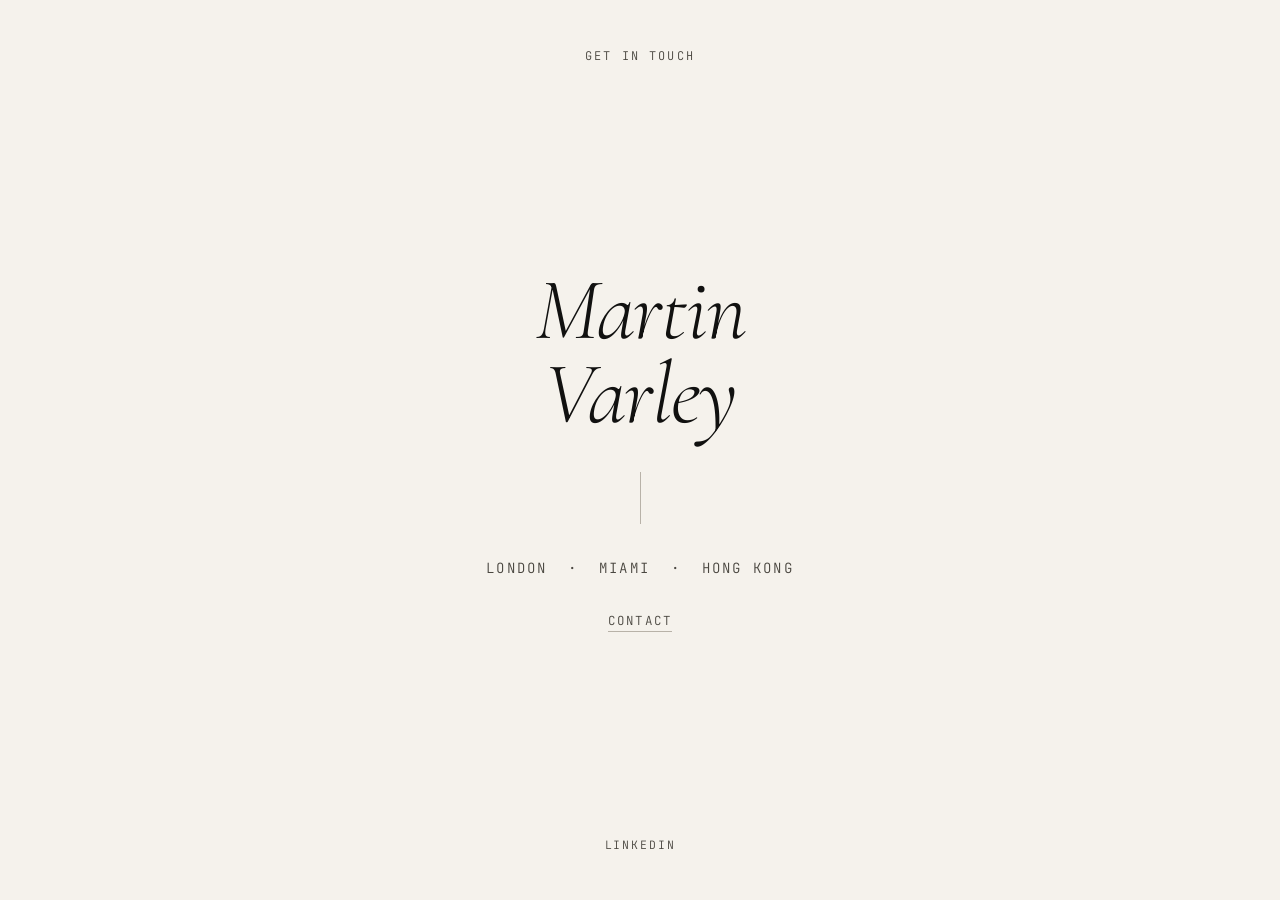
<file: index.html>
<!DOCTYPE html>
<html lang="en">
<head>
<meta charset="UTF-8">
<meta name="viewport" content="width=device-width, initial-scale=1.0">
<title>Martin Varley</title>
<link rel="stylesheet" href="styles.css">
<script type="application/ld+json">
{
  "@context": "https://schema.org",
  "@graph": [
    {
      "@type": "Person",
      "@id": "https://martinvarley.com/#person",
      "name": "Martin Varley",
      "url": "https://martinvarley.com/",
      "sameAs": [
        "https://www.linkedin.com/in/martinvarley",
        "https://www.altitudeplc.com/leadership/martin-varley",
        "https://www.wikidata.org/wiki/Q141732725"
      ],
      "jobTitle": "Chief Strategy Officer",
      "worksFor": {
        "@id": "https://martinvarley.com/#altitude"
      },
      "description": "British entrepreneur and technology strategist. Chief Strategy Officer at Altitude Group Plc (AIM: ALT), the parent company of AIM Smarter LLC, the largest distributor aggregator in the global promotional products industry. Co-founder of Merchr and Allergy Alert. Applies AI, fintech and data intelligence to industries that have historically been resistant to technological change.",
      "nationality": "British",
      "homeLocation": [
        {
          "@type": "Place",
          "name": "London, United Kingdom"
        },
        {
          "@type": "Place",
          "name": "Miami, Florida, United States"
        }
      ],
      "knowsAbout": [
        "Artificial Intelligence",
        "Fintech",
        "Agentic Commerce",
        "SaaS",
        "Promotional Products Industry",
        "Allergy Safety Technology",
        "On-Demand Manufacturing",
        "Strategic Leadership",
        "Business Transformation"
      ],
      "workLocation": [
        {
          "@type": "Place",
          "name": "London, United Kingdom"
        },
        {
          "@type": "Place",
          "name": "Miami, Florida, United States"
        },
        {
          "@type": "Place",
          "name": "Hong Kong"
        }
      ],
      "image": {
        "@type": "ImageObject",
        "url": "https://martinvarley.com/assets/martin-varley.jpg",
        "width": 800,
        "height": 800,
        "caption": "Martin Varley"
      }
    },
    {
      "@type": "Corporation",
      "@id": "https://martinvarley.com/#altitude",
      "name": "Altitude Group Plc",
      "url": "https://www.altitudeplc.com",
      "tickerSymbol": "AIM:ALT",
      "subOrganization": {
        "@type": "Organization",
        "name": "AIM Smarter LLC",
        "description": "The largest distributor aggregator in the global promotional products industry, with over 2,300 members and more than $2.3 billion in annual transaction volume."
      },
      "sameAs": [
        "https://www.wikidata.org/wiki/Q141732730"
      ]
    },
    {
      "@type": "Organization",
      "name": "Merchr",
      "url": "https://merchr.com",
      "description": "AI-powered on-demand product platform enabling brands, creators and enterprises to merchandise without inventory risk.",
      "founder": {
        "@id": "https://martinvarley.com/#person"
      },
      "sameAs": [
        "https://www.wikidata.org/wiki/Q141732732"
      ]
    },
    {
      "@type": "Organization",
      "name": "Brand Addition",
      "alternateName": "Broadway Incentives",
      "foundingDate": "1986",
      "founder": {
        "@id": "https://martinvarley.com/#person"
      },
      "sameAs": [
        "https://www.wikidata.org/wiki/Q141732731"
      ]
    },
    {
      "@type": "Organization",
      "name": "Allergy Alert",
      "description": "Technology platform addressing allergen management in food service and hospitality.",
      "founder": {
        "@id": "https://martinvarley.com/#person"
      }
    },
    {
      "@type": "WebSite",
      "@id": "https://martinvarley.com/#website",
      "url": "https://martinvarley.com/",
      "name": "Martin Varley",
      "inLanguage": "en-GB",
      "publisher": {
        "@id": "https://martinvarley.com/#person"
      }
    }
  ]
}
</script>
<meta name="description" content="Martin Varley — British entrepreneur and technology innovator. Chief Strategy Officer, Altitude Group Plc (AIM: ALT). London · Miami · Hong Kong.">
<meta name="robots" content="index, follow">
<link rel="canonical" href="https://martinvarley.com">
<link rel="alternate" type="text/plain" href="/llms.txt" title="llms.txt">
<meta property="og:title" content="Martin Varley">
<meta property="og:url" content="https://martinvarley.com/">
<meta property="og:type" content="profile">
<meta property="og:image" content="https://martinvarley.com/assets/martin-varley.jpg">
<meta property="og:image:width" content="800">
<meta property="og:image:height" content="800">
<meta property="og:image:alt" content="Martin Varley">
<meta name="twitter:card" content="summary">
<meta name="twitter:image" content="https://martinvarley.com/assets/martin-varley.jpg">
</head>
<body>

  <a href="contact.html" class="topmark">Get in touch</a>

  <div class="main">
    <h1>Martin<br>Varley</h1>
    <div class="rule"></div>
    <p class="cities">London &nbsp;&middot;&nbsp; Miami &nbsp;&middot;&nbsp; Hong Kong</p>
    <a href="contact.html" class="contact-link">Contact</a>
  </div>

  <footer>
    <a href="https://linkedin.com/in/martinvarley" target="_blank" rel="noopener">LinkedIn</a>
  </footer>

</body>
</html>
</file>
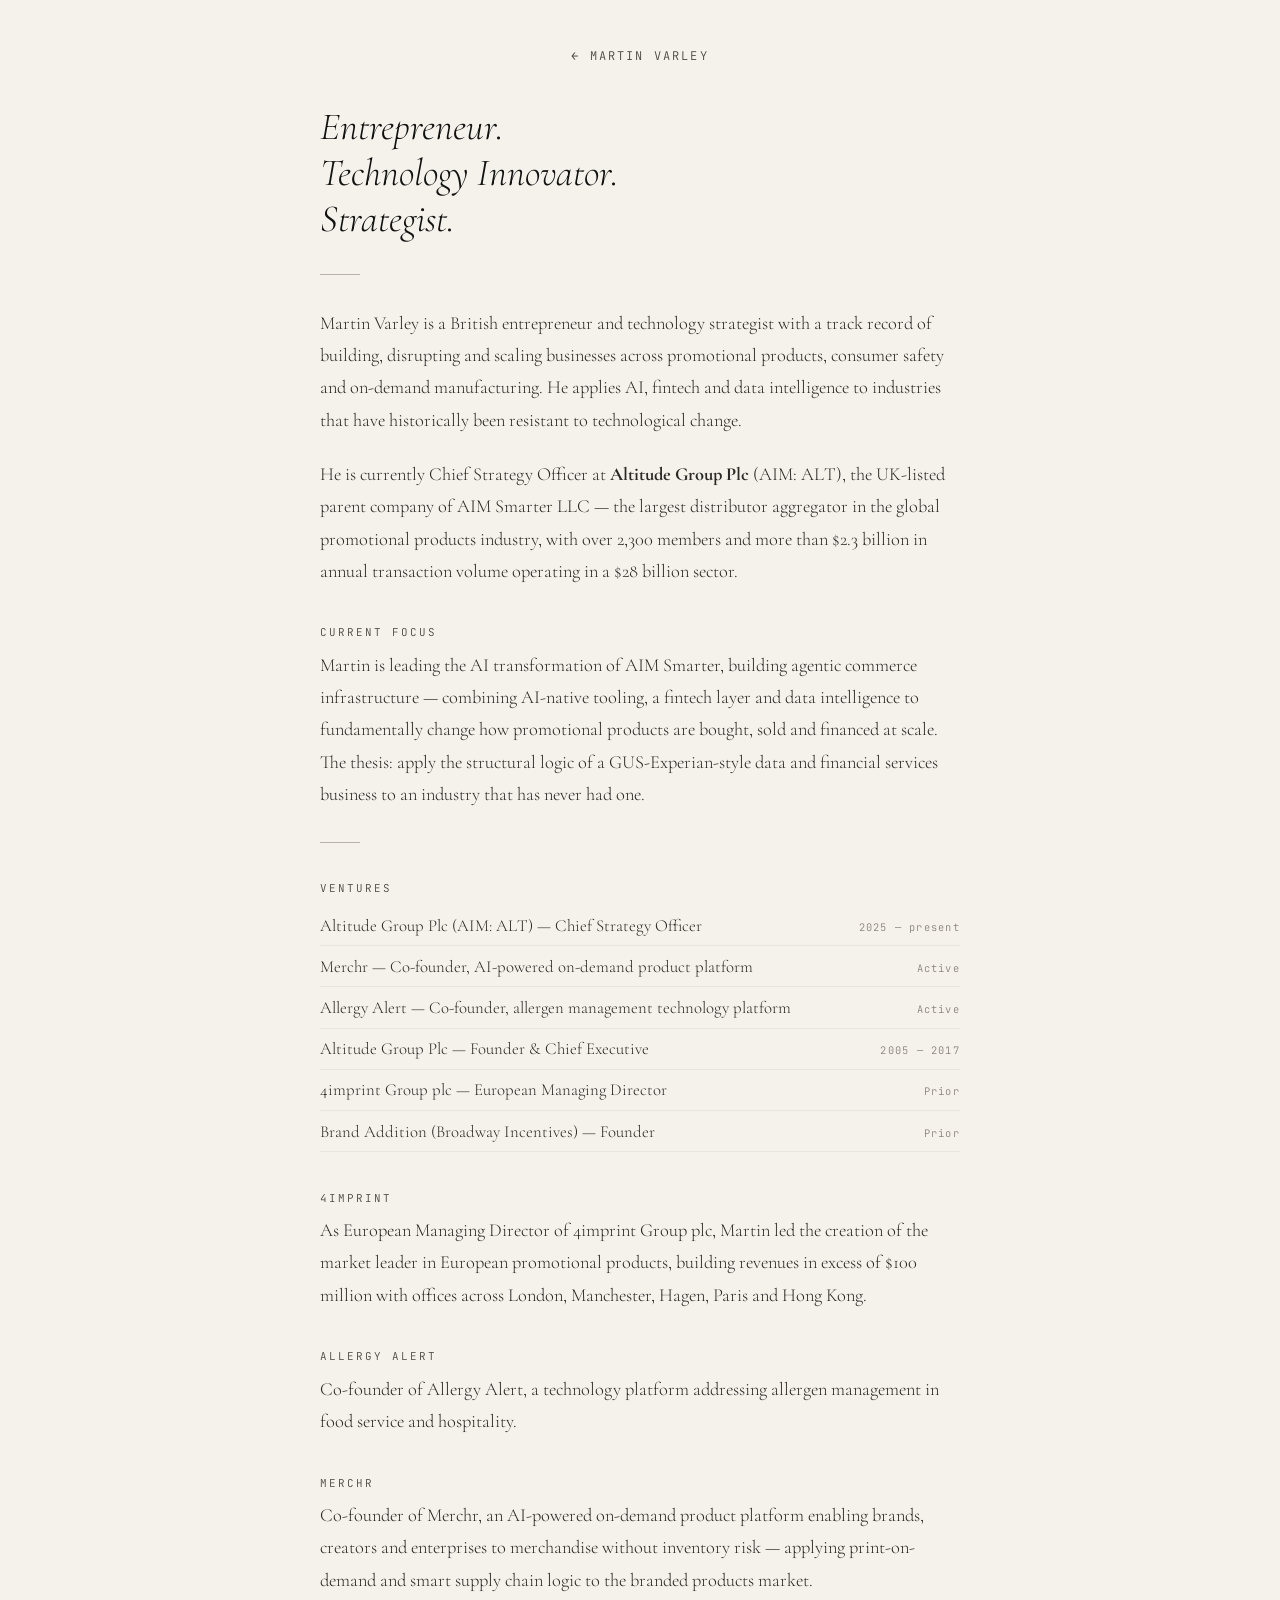
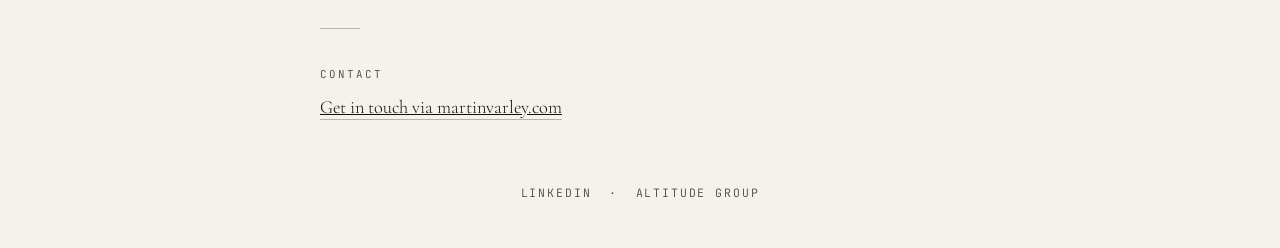
<file: about.html>
<!DOCTYPE html>
<html lang="en">
<head>
<meta charset="UTF-8">
<meta name="viewport" content="width=device-width, initial-scale=1.0">
<title>About Martin Varley — Entrepreneur, Innovator, Strategist</title>
<meta name="description" content="Martin Varley is a British entrepreneur and technology innovator. Chief Strategy Officer at Altitude Group Plc (AIM: ALT). Founder of multiple ventures applying AI, fintech and data to industries resistant to change.">
<meta name="robots" content="index, follow">
<link rel="canonical" href="https://martinvarley.com/about">

<!-- OpenGraph -->
<meta property="og:title" content="Martin Varley — Entrepreneur & Technology Innovator">
<meta property="og:description" content="Chief Strategy Officer at Altitude Group Plc. Serial entrepreneur applying AI and fintech to the $28bn promotional products industry and beyond.">
<meta property="og:url" content="https://martinvarley.com/about">
<meta property="og:type" content="profile">
<meta property="profile:first_name" content="Martin">
<meta property="profile:last_name" content="Varley">

<!-- JSON-LD Person Schema -->
<script type="application/ld+json">
{
  "@context": "https://schema.org",
  "@graph": [
    {
      "@type": "Person",
      "@id": "https://martinvarley.com/#person",
      "name": "Martin Varley",
      "url": "https://martinvarley.com/",
      "sameAs": [
        "https://www.linkedin.com/in/martinvarley",
        "https://www.altitudeplc.com/leadership/martin-varley",
        "https://www.wikidata.org/wiki/Q141732725"
      ],
      "jobTitle": "Chief Strategy Officer",
      "worksFor": {
        "@id": "https://martinvarley.com/#altitude"
      },
      "description": "British entrepreneur and technology strategist. Chief Strategy Officer at Altitude Group Plc (AIM: ALT), the parent company of AIM Smarter LLC, the largest distributor aggregator in the global promotional products industry. Co-founder of Merchr and Allergy Alert. Applies AI, fintech and data intelligence to industries that have historically been resistant to technological change.",
      "nationality": "British",
      "homeLocation": [
        {
          "@type": "Place",
          "name": "London, United Kingdom"
        },
        {
          "@type": "Place",
          "name": "Miami, Florida, United States"
        }
      ],
      "knowsAbout": [
        "Artificial Intelligence",
        "Fintech",
        "Agentic Commerce",
        "SaaS",
        "Promotional Products Industry",
        "Allergy Safety Technology",
        "On-Demand Manufacturing",
        "Strategic Leadership",
        "Business Transformation"
      ],
      "workLocation": [
        {
          "@type": "Place",
          "name": "London, United Kingdom"
        },
        {
          "@type": "Place",
          "name": "Miami, Florida, United States"
        },
        {
          "@type": "Place",
          "name": "Hong Kong"
        }
      ],
      "image": {
        "@type": "ImageObject",
        "url": "https://martinvarley.com/assets/martin-varley.jpg",
        "width": 800,
        "height": 800,
        "caption": "Martin Varley"
      }
    },
    {
      "@type": "Corporation",
      "@id": "https://martinvarley.com/#altitude",
      "name": "Altitude Group Plc",
      "url": "https://www.altitudeplc.com",
      "tickerSymbol": "AIM:ALT",
      "subOrganization": {
        "@type": "Organization",
        "name": "AIM Smarter LLC",
        "description": "The largest distributor aggregator in the global promotional products industry, with over 2,300 members and more than $2.3 billion in annual transaction volume."
      },
      "sameAs": [
        "https://www.wikidata.org/wiki/Q141732730"
      ]
    },
    {
      "@type": "Organization",
      "name": "Merchr",
      "url": "https://merchr.com",
      "description": "AI-powered on-demand product platform enabling brands, creators and enterprises to merchandise without inventory risk.",
      "founder": {
        "@id": "https://martinvarley.com/#person"
      },
      "sameAs": [
        "https://www.wikidata.org/wiki/Q141732732"
      ]
    },
    {
      "@type": "Organization",
      "name": "Brand Addition",
      "alternateName": "Broadway Incentives",
      "foundingDate": "1986",
      "founder": {
        "@id": "https://martinvarley.com/#person"
      },
      "sameAs": [
        "https://www.wikidata.org/wiki/Q141732731"
      ]
    },
    {
      "@type": "Organization",
      "name": "Allergy Alert",
      "description": "Technology platform addressing allergen management in food service and hospitality.",
      "founder": {
        "@id": "https://martinvarley.com/#person"
      }
    },
    {
      "@type": "WebSite",
      "@id": "https://martinvarley.com/#website",
      "url": "https://martinvarley.com/",
      "name": "Martin Varley",
      "inLanguage": "en-GB",
      "publisher": {
        "@id": "https://martinvarley.com/#person"
      }
    }
  ]
}
</script>

<link rel="stylesheet" href="styles.css">
<style>
  .about-body {
    width: 100%;
    max-width: 640px;
    text-align: left;
  }
  .about-body h2 {
    font-family: 'Cormorant Garamond', Georgia, serif;
    font-size: clamp(1.6rem, 4vw, 2.4rem);
    font-weight: 300;
    font-style: italic;
    margin-bottom: 1.2rem;
    color: #111110;
  }
  .about-body p {
    font-family: 'Cormorant Garamond', Georgia, serif;
    font-size: 1.15rem;
    font-weight: 300;
    line-height: 1.75;
    color: #2a2825;
    margin-bottom: 1.4rem;
  }
  .about-body .section-label {
    font-family: 'JetBrains Mono', monospace;
    font-size: 0.68rem;
    letter-spacing: 0.18em;
    text-transform: uppercase;
    color: #4a4740;
    display: block;
    margin-bottom: 0.6rem;
    margin-top: 2.4rem;
  }
  .about-rule { width: 40px; height: 1px; background: #b8b2a8; margin: 2rem 0; }
  .ventures { list-style: none; margin: 0; padding: 0; }
  .ventures li {
    font-family: 'Cormorant Garamond', Georgia, serif;
    font-size: 1.05rem;
    font-weight: 300;
    color: #2a2825;
    padding: 0.6rem 0;
    border-bottom: 1px solid #e8e4de;
    display: flex;
    justify-content: space-between;
    align-items: baseline;
    gap: 1rem;
  }
  .ventures li span {
    font-family: 'JetBrains Mono', monospace;
    font-size: 0.65rem;
    letter-spacing: 0.12em;
    color: #8a8478;
    white-space: nowrap;
  }
</style>
<link rel="alternate" type="text/plain" href="/llms.txt" title="llms.txt">
<meta property="og:image" content="https://martinvarley.com/assets/martin-varley.jpg">
<meta property="og:image:width" content="800">
<meta property="og:image:height" content="800">
<meta property="og:image:alt" content="Martin Varley">
<meta name="twitter:card" content="summary">
<meta name="twitter:image" content="https://martinvarley.com/assets/martin-varley.jpg">
</head>
<body>

  <a href="index.html" class="topmark">← Martin Varley</a>

  <div class="main" style="align-items:flex-start; max-width:640px;">
    <div class="about-body">

      <h2>Entrepreneur.<br>Technology Innovator.<br>Strategist.</h2>

      <div class="about-rule"></div>

      <p>
        Martin Varley is a British entrepreneur and technology strategist with a track record of
        building, disrupting and scaling businesses across promotional products, consumer safety
        and on-demand manufacturing. He applies AI, fintech and data intelligence to industries
        that have historically been resistant to technological change.
      </p>

      <p>
        He is currently Chief Strategy Officer at <strong>Altitude Group Plc</strong> (AIM: ALT),
        the UK-listed parent company of AIM Smarter LLC — the largest distributor aggregator
        in the global promotional products industry, with over 2,300 members and more than
        $2.3 billion in annual transaction volume operating in a $28 billion sector.
      </p>

      <span class="section-label">Current focus</span>

      <p>
        Martin is leading the AI transformation of AIM Smarter, building agentic commerce
        infrastructure — combining AI-native tooling, a fintech layer and data intelligence
        to fundamentally change how promotional products are bought, sold and financed at scale.
        The thesis: apply the structural logic of a GUS-Experian-style data and financial
        services business to an industry that has never had one.
      </p>

      <div class="about-rule"></div>

      <span class="section-label">Ventures</span>

      <ul class="ventures">
        <li>Altitude Group Plc (AIM: ALT) — Chief Strategy Officer <span>2025 — present</span></li>
        <li>Merchr — Co-founder, AI-powered on-demand product platform <span>Active</span></li>
        <li>Allergy Alert — Co-founder, allergen management technology platform <span>Active</span></li>
        <li>Altitude Group Plc — Founder & Chief Executive <span>2005 — 2017</span></li>
        <li>4imprint Group plc — European Managing Director <span>Prior</span></li>
        <li>Brand Addition (Broadway Incentives) — Founder <span>Prior</span></li>
      </ul>

      <span class="section-label">4imprint</span>
      <p>
        As European Managing Director of 4imprint Group plc, Martin led the creation of the
        market leader in European promotional products, building revenues in excess of $100 million
        with offices across London, Manchester, Hagen, Paris and Hong Kong.
      </p>

      <span class="section-label">Allergy Alert</span>
      <p>
        Co-founder of Allergy Alert, a technology platform addressing allergen management
        in food service and hospitality.
      </p>

      <span class="section-label">Merchr</span>
      <p>
        Co-founder of Merchr, an AI-powered on-demand product platform enabling brands,
        creators and enterprises to merchandise without inventory risk — applying
        print-on-demand and smart supply chain logic to the branded products market.
      </p>

      <div class="about-rule"></div>

      <span class="section-label">Contact</span>
      <p>
        <a href="/contact.html" style="color:#111110; border-bottom: 1px solid #b8b2a8; padding-bottom:1px;">
          Get in touch via martinvarley.com
        </a>
      </p>

    </div>
  </div>

  <footer>
    <a href="https://www.linkedin.com/in/martinvarley" target="_blank" rel="noopener">LinkedIn</a>
    &nbsp;&middot;&nbsp;
    <a href="https://www.altitudeplc.com/leadership/martin-varley" target="_blank" rel="noopener">Altitude Group</a>
  </footer>

</body>
</html>
</file>
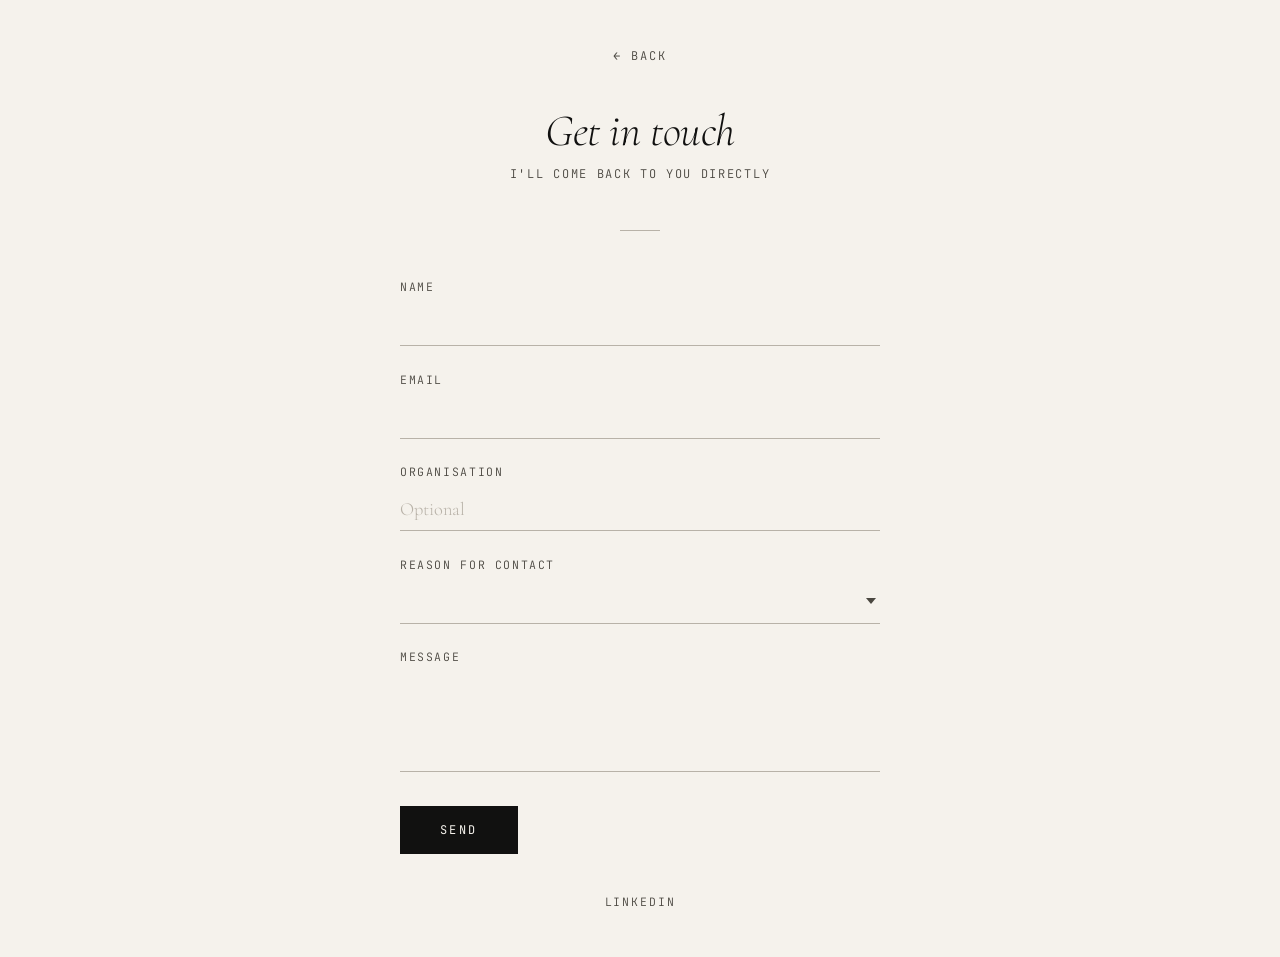
<file: contact.html>
<!DOCTYPE html>
<html lang="en">
<head>
<meta charset="UTF-8">
<meta name="viewport" content="width=device-width, initial-scale=1.0">
<title>Contact — Martin Varley</title>
<meta name="description" content="Contact Martin Varley about speaking or advisory work, investment or partnership, media or press, or recruitment.">
<meta name="robots" content="index, follow">
<link rel="stylesheet" href="styles.css">
<link rel="alternate" type="text/plain" href="/llms.txt" title="llms.txt">
</head>
<body>

  <a href="index.html" class="topmark">← Back</a>

  <div class="main">
    <div class="contact-wrap">
      <h2>Get in touch</h2>
      <p class="sub">I'll come back to you directly</p>
      <div class="rule-h"></div>

      <form name="contact" method="POST" data-netlify="true" action="/thanks.html" netlify-honeypot="bot-field">
        <input type="hidden" name="form-name" value="contact">
        <p style="display:none;"><input name="bot-field"></p>

        <div class="field">
          <label for="name">Name</label>
          <input type="text" id="name" name="name" required autocomplete="name">
        </div>

        <div class="field">
          <label for="email">Email</label>
          <input type="email" id="email" name="email" required autocomplete="email">
        </div>

        <div class="field">
          <label for="organisation">Organisation</label>
          <input type="text" id="organisation" name="organisation" placeholder="Optional">
        </div>

        <div class="field">
          <label for="reason">Reason for contact</label>
          <select id="reason" name="reason" required>
            <option value="" disabled selected></option>
            <option>Speaking or advisory</option>
            <option>Investment or partnership</option>
            <option>Media or press</option>
            <option>Recruitment</option>
            <option>Other</option>
          </select>
        </div>

        <div class="field">
          <label for="message">Message</label>
          <textarea id="message" name="message" required></textarea>
        </div>

        <button type="submit">Send</button>
      </form>
    </div>
  </div>

  <footer>
    <a href="https://linkedin.com/in/martinvarley" target="_blank" rel="noopener">LinkedIn</a>
  </footer>

</body>
</html>
</file>
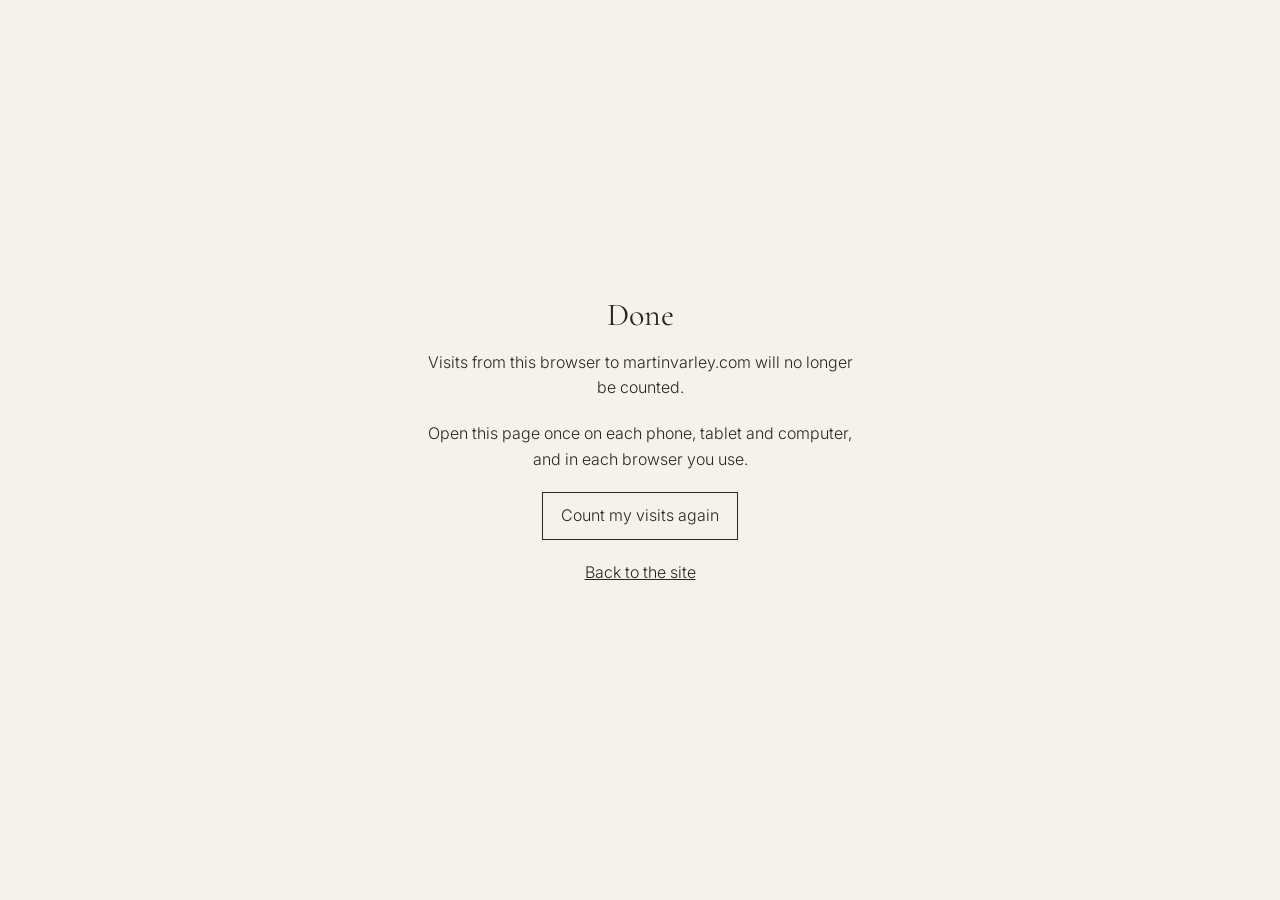
<file: dont-count-me.html>
<!DOCTYPE html>
<html lang="en-GB">
<head>
<meta charset="UTF-8">
<meta name="viewport" content="width=device-width, initial-scale=1.0">
<title>Visit counting | Martin Varley</title>
<meta name="robots" content="noindex, nofollow">
<link rel="icon" href="/favicon.ico" sizes="any">
<link href="https://fonts.googleapis.com/css2?family=Cormorant+Garamond:ital,wght@0,400;0,500;1,400&family=Inter:wght@300;400;500&display=swap" rel="stylesheet">
<style>
  body { margin: 0; min-height: 100vh; display: flex; align-items: center; justify-content: center; background: #f5f2ec; color: #2b2622; font-family: Inter, system-ui, sans-serif; font-weight: 300; padding: 24px; box-sizing: border-box; }
  main { max-width: 440px; text-align: center; }
  h1 { font-family: 'Cormorant Garamond', Georgia, serif; font-weight: 400; font-size: 2rem; margin: 0 0 16px; }
  p { line-height: 1.6; margin: 0 0 20px; }
  button { font: inherit; background: none; border: 1px solid #2b2622; color: #2b2622; padding: 10px 18px; cursor: pointer; }
  a { color: inherit; }
</style>
<!-- Deliberately no Umami script on this page. -->
</head>
<body>
<main>
  <h1 id="h">Done</h1>
  <p id="msg">Visits from this browser to martinvarley.com will no longer be counted.</p>
  <p class="small">Open this page once on each phone, tablet and computer, and in each browser you use.</p>
  <p><button id="toggle" type="button">Count my visits again</button></p>
  <p><a href="/">Back to the site</a></p>
</main>
<script>
  var KEY = 'umami.disabled';
  var h = document.getElementById('h'), msg = document.getElementById('msg'), btn = document.getElementById('toggle');
  function show(off) {
    h.textContent = off ? 'Done' : 'Counting is on';
    msg.textContent = off
      ? 'Visits from this browser to martinvarley.com will no longer be counted.'
      : 'Visits from this browser are being counted again.';
    btn.textContent = off ? 'Count my visits again' : 'Stop counting my visits';
  }
  try {
    localStorage.setItem(KEY, '1');
    show(true);
    btn.addEventListener('click', function () {
      var off = localStorage.getItem(KEY) === '1';
      if (off) { localStorage.removeItem(KEY); } else { localStorage.setItem(KEY, '1'); }
      show(!off);
    });
  } catch (e) {
    h.textContent = 'Not possible here';
    msg.textContent = 'This browser is blocking the setting (often private browsing). Try a normal window.';
    btn.hidden = true;
  }
</script>
</body>
</html>
</file>
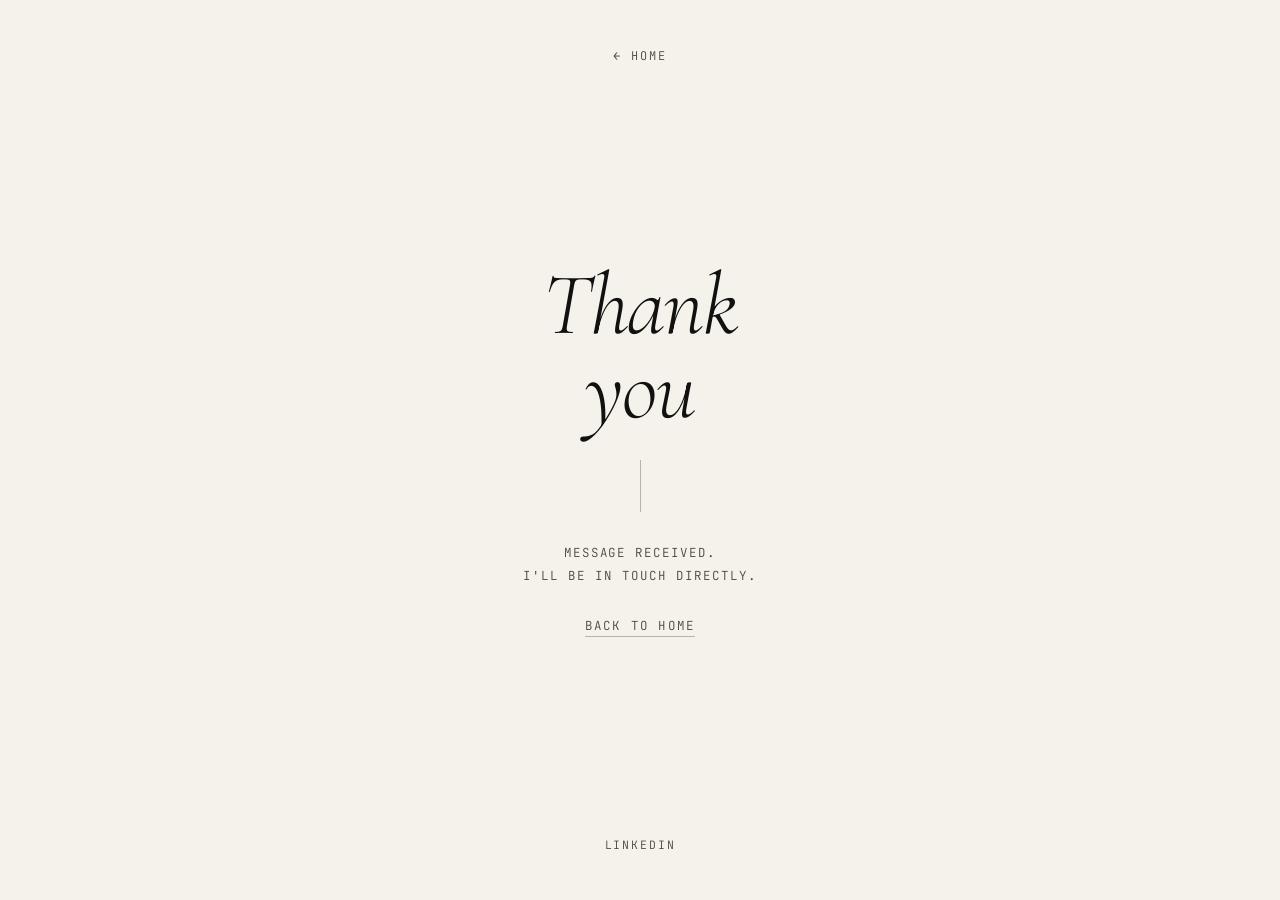
<file: thanks.html>
<!DOCTYPE html>
<html lang="en">
<head>
<meta charset="UTF-8">
<meta name="viewport" content="width=device-width, initial-scale=1.0">
<title>Thank you — Martin Varley</title>
<meta name="description" content="Thank you for your message.">
<meta name="robots" content="noindex, follow">
<link rel="stylesheet" href="styles.css">
</head>
<body>

  <a href="index.html" class="topmark">← Home</a>

  <div class="main thanks-main">
    <h1>Thank<br>you</h1>
    <div class="rule"></div>
    <p>Message received.<br>I'll be in touch directly.</p>
    <a href="index.html" class="contact-link">Back to home</a>
  </div>

  <footer>
    <a href="https://linkedin.com/in/martinvarley" target="_blank" rel="noopener">LinkedIn</a>
  </footer>

</body>
</html>
</file>
<file: styles.css>
@import url('https://fonts.googleapis.com/css2?family=Cormorant+Garamond:ital,wght@0,300;0,400;1,300;1,400&family=JetBrains+Mono:wght@300;400&display=swap');

:root {
  --bg:   #f5f2ec;
  --ink:  #111110;
  --mute: #4a4740;
  --line: #b8b2a8;
  --gold: #9a7d4a;
}

*, *::before, *::after { margin: 0; padding: 0; box-sizing: border-box; }
html { height: 100%; }

body {
  background: var(--bg);
  color: var(--ink);
  font-family: 'Cormorant Garamond', Georgia, serif;
  font-weight: 300;
  min-height: 100vh;
  display: flex;
  flex-direction: column;
  align-items: center;
  justify-content: space-between;
  padding: 3rem 2rem;
  text-align: center;
  -webkit-font-smoothing: antialiased;
}

/* ── TOP MARK ── */
.topmark {
  font-family: 'JetBrains Mono', monospace;
  font-size: 0.75rem;
  letter-spacing: 0.18em;
  text-transform: uppercase;
  color: var(--mute);
  text-decoration: none;
  transition: color 0.3s;
}
.topmark:hover { color: var(--ink); }

/* ── MAIN ── */
.main {
  display: flex;
  flex-direction: column;
  align-items: center;
  gap: 2.2rem;
  max-width: 600px;
  width: 100%;
  padding: 2.5rem 0;
}

h1 {
  font-weight: 300;
  font-size: clamp(3rem, 9vw, 5.5rem);
  letter-spacing: -0.02em;
  line-height: 0.95;
  font-style: italic;
}

.rule {
  width: 1px;
  height: 52px;
  background: var(--line);
}

.cities {
  font-family: 'JetBrains Mono', monospace;
  font-size: clamp(0.78rem, 2vw, 0.88rem);
  letter-spacing: 0.16em;
  text-transform: uppercase;
  color: var(--mute);
}

.contact-link {
  display: inline-block;
  font-family: 'JetBrains Mono', monospace;
  font-size: 0.78rem;
  letter-spacing: 0.18em;
  text-transform: uppercase;
  color: var(--mute);
  text-decoration: none;
  border-bottom: 1px solid var(--line);
  padding-bottom: 2px;
  transition: color 0.3s, border-color 0.3s;
}
.contact-link:hover { color: var(--ink); border-color: var(--ink); }

/* ── FOOTER ── */
footer {
  font-family: 'JetBrains Mono', monospace;
  font-size: 0.72rem;
  letter-spacing: 0.16em;
  text-transform: uppercase;
  color: var(--mute);
}
footer a { color: var(--mute); text-decoration: none; transition: color 0.3s; }
footer a:hover { color: var(--ink); }

/* ── CONTACT PAGE ── */
.contact-wrap {
  width: 100%;
  max-width: 480px;
}
.contact-wrap h2 {
  font-weight: 300;
  font-size: clamp(1.8rem, 5vw, 2.8rem);
  font-style: italic;
  letter-spacing: -0.01em;
  margin-bottom: 0.5rem;
}
.contact-wrap .sub {
  font-family: 'JetBrains Mono', monospace;
  font-size: 0.75rem;
  letter-spacing: 0.14em;
  text-transform: uppercase;
  color: var(--mute);
  margin-bottom: 3rem;
}
.rule-h { width: 40px; height: 1px; background: var(--line); margin: 0 auto 3rem; }

form { display: flex; flex-direction: column; gap: 1.6rem; text-align: left; }

.field { display: flex; flex-direction: column; gap: 0.5rem; }

label {
  font-family: 'JetBrains Mono', monospace;
  font-size: 0.72rem;
  letter-spacing: 0.14em;
  text-transform: uppercase;
  color: var(--mute);
}

input, textarea, select {
  font-family: 'Cormorant Garamond', Georgia, serif;
  font-size: 1.15rem;
  font-weight: 300;
  color: var(--ink);
  background: transparent;
  border: none;
  border-bottom: 1px solid var(--line);
  padding: 0.5rem 0;
  outline: none;
  width: 100%;
  transition: border-color 0.3s;
  -webkit-appearance: none;
  border-radius: 0;
  min-height: 44px;
}
input:focus, textarea:focus, select:focus { border-color: var(--ink); }
textarea { resize: none; min-height: 100px; }
select {
  cursor: pointer;
  background-image: url("data:image/svg+xml,%3Csvg xmlns='http://www.w3.org/2000/svg' width='10' height='6'%3E%3Cpath d='M0 0l5 6 5-6z' fill='%234a4740'/%3E%3C/svg%3E");
  background-repeat: no-repeat;
  background-position: right 4px center;
  padding-right: 20px;
}
input::placeholder, textarea::placeholder { color: var(--line); }

button[type=submit] {
  font-family: 'JetBrains Mono', monospace;
  font-size: 0.75rem;
  letter-spacing: 0.2em;
  text-transform: uppercase;
  color: var(--bg);
  background: var(--ink);
  border: none;
  padding: 1rem 2.5rem;
  min-height: 48px;
  cursor: pointer;
  transition: opacity 0.3s;
  align-self: flex-start;
  margin-top: 0.5rem;
}
button[type=submit]:hover { opacity: 0.75; }

/* ── THANKS PAGE ── */
.thanks-main {
  display: flex;
  flex-direction: column;
  align-items: center;
  gap: 1.8rem;
  text-align: center;
}
.thanks-main p {
  font-family: 'JetBrains Mono', monospace;
  font-size: 0.78rem;
  letter-spacing: 0.16em;
  text-transform: uppercase;
  color: var(--mute);
  max-width: 320px;
  line-height: 1.9;
}

@media (max-width: 480px) {
  body { padding: 2rem 1.4rem; }
  h1 { font-size: clamp(2.8rem, 14vw, 4rem); }
}
</file>
